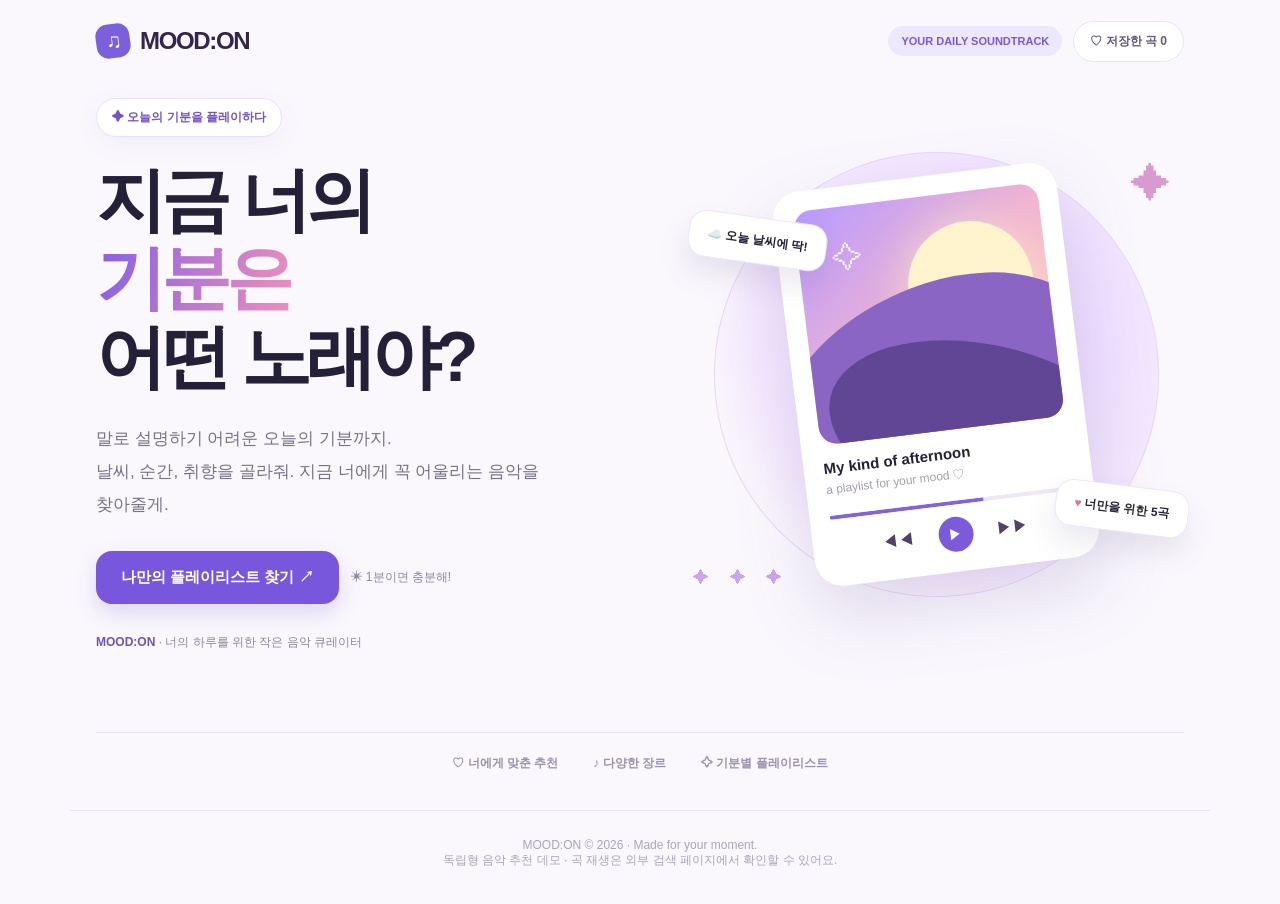
<file: index (1).html>
<!DOCTYPE html>
<html lang="ko">
<head>
<meta charset="UTF-8"><meta name="viewport" content="width=device-width, initial-scale=1, viewport-fit=cover"><meta name="theme-color" content="#faf7ff">
<title>MOOD:ON — 지금의 기분을 음악으로</title>
<style>
:root{--bg:#faf8fd;--ink:#242037;--muted:#827d94;--purple:#7957dd;--purpledark:#6241bf;--lav:#eee8ff;--pink:#ffe6f1;--line:#e9e5ef;--white:#fff;--shadow:0 18px 50px rgba(55,38,91,.075);font-family:Arial,'Apple SD Gothic Neo','Malgun Gothic',sans-serif}*{box-sizing:border-box}html{scroll-behavior:smooth}body{margin:0;background:var(--bg);color:var(--ink);-webkit-font-smoothing:antialiased}button,input{font:inherit}button{cursor:pointer}button:focus-visible,a:focus-visible,input:focus-visible{outline:3px solid #bd9bff;outline-offset:3px}button:disabled{cursor:not-allowed;opacity:.55}.app{min-height:100vh;overflow:hidden}.shell{max-width:1140px;margin:0 auto;padding:0 26px}.nav{height:82px;display:flex;align-items:center;justify-content:space-between;gap:16px}.brand{font-size:24px;font-weight:900;letter-spacing:-1.35px;color:#34264a;display:flex;align-items:center;gap:10px}.brand-icon{display:grid;place-items:center;width:34px;height:34px;background:#7b60dc;color:white;border-radius:12px;transform:rotate(-8deg);font-size:21px}.nav-right{display:flex;align-items:center;gap:11px}.small-nav{font-size:12px;font-weight:800;border:1px solid var(--line);background:#fff;padding:11px 16px;border-radius:999px;color:#63577b}.small-nav:hover{background:var(--lav)}.pill{font-weight:800;font-size:11px;color:var(--purple);background:var(--lav);border-radius:20px;padding:9px 13px}.view{display:none;animation:rise .45s both}.view.active{display:block}@keyframes rise{from{opacity:0;transform:translateY(12px)}to{opacity:1;transform:translateY(0)}}.hero{display:grid;grid-template-columns:1.04fr .96fr;min-height:650px;align-items:center;padding-bottom:65px;gap:55px}.eyebrow{display:inline-flex;align-items:center;gap:7px;background:#fff;border:1px solid #e9dfff;border-radius:999px;padding:10px 15px;font-size:12px;font-weight:800;color:#7454c7;margin-bottom:24px;box-shadow:0 7px 25px #6c54c510}.hero h1{font-size:clamp(48px,5.5vw,82px);line-height:1.12;letter-spacing:-5px;margin:0 0 25px;font-weight:900}.hero h1 em{font-style:normal;background:linear-gradient(105deg,#855fe6,#ed90ba);background-clip:text;-webkit-background-clip:text;color:transparent}.hero-desc{color:#777187;line-height:1.95;font-size:17px;max-width:465px;word-break:keep-all}.hero-actions{display:flex;gap:12px;align-items:center;flex-wrap:wrap;margin:30px 0}.primary{background:var(--purple);color:#fff;border:0;border-radius:16px;padding:17px 25px;font-size:15px;font-weight:800;box-shadow:0 9px 22px #7050c333;transition:.18s}.primary:hover{background:var(--purpledark);transform:translateY(-2px)}.primary:active{transform:scale(.98)}.secondary{background:#fff;border:1px solid var(--line);border-radius:16px;padding:16px 23px;color:#534866;font-weight:800}.secondary:hover{background:#f7f1ff}.mini-stat{font-size:12px;color:#8e859f}.mini-stat b{color:#7053b7}.art{height:495px;position:relative;display:grid;place-items:center}.orbit{position:absolute;width:445px;height:445px;border-radius:50%;background:radial-gradient(circle at 60% 40%,#e9d6ff,#f5ebff 60%,#f9f5fc 72%);box-shadow:inset 0 0 0 1px #e9d7fc}.art:after{content:'✦';position:absolute;right:13px;top:35px;color:#d99bcf;font-size:40px}.player-card{position:relative;width:286px;min-height:358px;background:#fff;padding:20px;border-radius:28px;transform:rotate(-7deg);box-shadow:0 29px 70px #765ba435;z-index:2}.cover{height:235px;border-radius:18px;display:flex;align-items:center;justify-content:center;overflow:hidden;position:relative;background:linear-gradient(140deg,#b79aff,#f1b4d2 50%,#ffdbba)}.cover .sun{height:125px;width:125px;border-radius:50%;background:#fff4ce;box-shadow:0 0 45px #fff7c699;position:absolute;top:30px;right:15px}.cover .hill{position:absolute;bottom:-70px;width:340px;height:215px;border-radius:50%;background:#8b65c4;transform:rotate(-18deg)}.cover .hill2{position:absolute;bottom:-95px;right:-80px;width:320px;height:175px;border-radius:50%;background:#624696;transform:rotate(20deg)}.cover .star{position:absolute;left:35px;top:35px;color:#fff;font-size:30px}.card-title{font-size:15px;font-weight:900;margin-top:15px}.card-sub{font-size:12px;color:#a39bb0;margin-top:5px}.progress{height:4px;background:#eee8f4;border-radius:8px;margin:17px 0 12px;overflow:hidden}.progress:before{content:'';display:block;background:#8264d6;width:63%;height:100%;border-radius:8px}.controls{display:flex;justify-content:center;align-items:center;gap:24px;color:#544168}.controls .play{width:35px;height:35px;background:#7c5bdb;border-radius:50%;color:white;display:grid;place-items:center;font-size:14px}.float-label{position:absolute;z-index:3;border:1px solid #efe5fc;background:#fff;padding:14px 18px;border-radius:17px;box-shadow:0 16px 28px #69548220;font-size:12px;font-weight:800}.float-label.one{left:0;top:90px;transform:rotate(8deg)}.float-label.two{right:-5px;bottom:90px;transform:rotate(7deg)}.float-label span{color:#dd73ad}.dots{position:absolute;left:5px;bottom:35px;color:#c9a6ed;letter-spacing:8px}.bottom-band{display:flex;gap:35px;justify-content:center;align-items:center;border-top:1px solid var(--line);padding:22px 0 38px;color:#9b91ad;font-weight:700;font-size:12px}.bottom-band span{display:flex;align-items:center;gap:8px}.section-wrap{max-width:820px;margin:12px auto 90px}.section-head{text-align:center;padding:20px 0 25px}.step{color:#8061c8;font-size:12px;font-weight:900;letter-spacing:2px;margin-bottom:15px}.section-head h2{font-size:36px;letter-spacing:-1.7px;margin:0 0 11px}.section-head p{color:var(--muted);font-size:14px;line-height:1.8}.stepbar{display:flex;gap:7px;max-width:360px;margin:25px auto 15px}.stepbar i{height:5px;background:#e9e2f5;border-radius:20px;flex:1}.stepbar i:first-child{background:var(--purple)}.form-card{background:#fff;border:1px solid #efeaf6;box-shadow:var(--shadow);border-radius:27px;padding:35px 40px}.field{margin:0 0 33px}.field:last-child{margin:0}.field h3{font-size:17px;margin:0 0 7px;letter-spacing:-.5px}.field-desc{font-size:12px;color:#9a91a7;margin:0 0 16px}.required{color:#d974ae}.choices{display:flex;gap:9px;flex-wrap:wrap}.choice{background:#faf9fc;border:1.5px solid #eeeaf3;border-radius:13px;padding:12px 17px;font-size:13px;font-weight:700;color:#766f84;transition:.15s;min-height:43px}.choice:hover{border-color:#c7b4f4}.choice[aria-pressed="true"]{color:#6f4cc0;background:#f0eafe;border-color:#ae92ec;box-shadow:0 3px 9px #a28bd415}.slider-row{display:flex;align-items:center;gap:20px}.slider-row input{width:100%;accent-color:#8059dc;cursor:pointer}.tempo-val{min-width:97px;text-align:center;background:#f1e9ff;border-radius:14px;padding:10px;font-size:17px;font-weight:900;color:#7656c3}.tempo-val small{display:block;font-size:10px;margin-top:3px;font-weight:500}.error{color:#bf3a79;background:#fff0f5;border:1px solid #ffd4e3;border-radius:12px;padding:13px 16px;margin-top:18px;font-size:13px;display:none}.error.show{display:block}.form-actions{display:flex;justify-content:space-between;gap:12px;margin-top:25px}.result-top{text-align:center;padding:14px 0 20px}.result-top h2{font-size:38px;letter-spacing:-2px;margin:14px 0}.result-top p{font-size:14px;color:var(--muted);line-height:1.75;max-width:560px;margin:0 auto}.result-cover{background:linear-gradient(135deg,#e3d6ff,#ffe2e6 50%,#fff3e2);min-height:220px;position:relative;border-radius:26px;overflow:hidden;display:flex;align-items:center;justify-content:space-between;padding:30px 40px;margin:25px 0;box-shadow:var(--shadow)}.result-cover:after{content:'♫';position:absolute;right:-5px;bottom:-106px;color:#ffffff88;font-size:330px;line-height:1;transform:rotate(-17deg)}.result-cover h3{font-size:30px;letter-spacing:-1px;max-width:390px;line-height:1.3;margin:12px 0}.result-cover p{font-size:12px;color:#7d6992}.result-cover .vinyl{flex:0 0 auto;background:repeating-radial-gradient(circle,#3d2b5b 0 2px,#493463 3px 5px);border-radius:50%;width:150px;height:150px;display:grid;place-items:center;box-shadow:7px 12px 26px #5740773a;position:relative;z-index:1}.vinyl:before{content:'';height:56px;width:56px;border-radius:50%;background:#ffb7d4;border:4px solid #9b7add}.vinyl:after{content:'';width:10px;height:10px;background:#fff;border-radius:50%;position:absolute}.list-head{display:flex;align-items:center;justify-content:space-between;gap:12px;margin:30px 0 16px}.list-head h3{margin:0;font-size:21px;letter-spacing:-.7px}.song-list{display:grid;gap:13px}.song{display:grid;grid-template-columns:58px minmax(0,1fr) auto;align-items:center;gap:16px;background:white;padding:16px;border:1px solid #ece8f3;border-radius:19px;box-shadow:0 5px 20px #48345d08}.album{width:58px;height:58px;border-radius:13px;display:grid;place-items:center;color:#ffffffee;font-size:23px;font-weight:900;overflow:hidden}.song h4{margin:0 0 6px;font-size:15px}.artist{color:#877d94;font-size:12px;margin:0 0 8px}.reason{font-size:12px;line-height:1.7;color:#6c6676;margin:0}.tags{display:flex;gap:5px;flex-wrap:wrap;margin-top:8px}.tag{background:#f4effc;color:#8066ad;font-size:10px;border-radius:7px;padding:5px 7px;font-weight:700}.song-actions{display:flex;flex-direction:column;gap:8px}.icon-btn{height:35px;min-width:36px;background:#f9f7fc;color:#8b7c9d;border:1px solid #f0eaf5;border-radius:10px;font-size:18px}.icon-btn.liked{color:#e85b93;background:#fff1f6}.open-link{font-size:10px;color:#7653c9;text-decoration:none;background:#f0eafd;padding:8px;border-radius:9px;text-align:center;font-weight:800}.open-link:hover{text-decoration:underline}.foot-actions{display:flex;gap:10px;justify-content:center;flex-wrap:wrap;margin:32px 0}.saved-list{display:grid;gap:12px}.empty{text-align:center;padding:60px 24px;background:white;border:1px dashed #d9d1e6;border-radius:22px;color:#8a809b;line-height:1.8}.footer{text-align:center;border-top:1px solid var(--line);color:#aba3b8;font-size:12px;padding:27px 0 35px}.toast{position:fixed;z-index:100;bottom:28px;left:50%;transform:translate(-50%,20px);background:#342746;color:white;border-radius:15px;padding:14px 20px;box-shadow:0 12px 45px #38284f55;opacity:0;pointer-events:none;transition:.25s;font-size:13px;font-weight:700;max-width:calc(100vw - 30px);text-align:center}.toast.show{opacity:1;transform:translate(-50%,0)}.result-explain{background:#fff;border:1px solid #efe8fa;border-radius:19px;padding:20px 24px;margin-top:15px;font-size:13px;color:#776e86;line-height:1.85}.result-explain strong{display:block;color:#58456e;font-size:14px}.sr{position:absolute;width:1px;height:1px;padding:0;margin:-1px;overflow:hidden;clip:rect(0,0,0,0);white-space:nowrap;border:0}@media(max-width:760px){.shell{padding:0 18px}.nav{height:67px}.nav-right .pill{display:none}.brand{font-size:21px}.hero{grid-template-columns:1fr;gap:0;min-height:0;padding:50px 0 0}.hero h1{font-size:54px;letter-spacing:-3.3px}.hero-desc{font-size:14px}.art{height:420px;margin-top:10px}.orbit{width:345px;height:345px}.player-card{width:237px;min-height:315px;padding:15px}.cover{height:190px}.float-label.one{left:-4px;top:65px}.float-label.two{right:0;bottom:50px}.bottom-band{flex-wrap:wrap;gap:12px}.section-head h2{font-size:28px}.form-card{padding:25px 18px}.field{margin-bottom:30px}.choice{padding:11px 13px}.result-cover{padding:25px;min-height:195px}.result-cover h3{font-size:24px}.vinyl{width:95px!important;height:95px!important}.result-cover .vinyl:before{height:32px;width:32px}.song{grid-template-columns:50px minmax(0,1fr) auto;gap:10px;padding:12px}.album{width:50px;height:50px}.reason{font-size:11px}.song-actions{gap:5px}.result-top h2{font-size:30px}.list-head h3{font-size:18px}}@media(max-width:420px){.hero h1{font-size:46px}.float-label{font-size:10px}.result-cover .vinyl{display:none}.hero-actions .primary{width:100%}.form-actions .primary,.form-actions .secondary{flex:1}.small-nav{padding:9px 12px}}
</style>
</head>
<body><div class="app"><header class="shell nav"><div class="brand"><span class="brand-icon">♫</span> MOOD:ON</div><div class="nav-right"><span class="pill">YOUR DAILY SOUNDTRACK</span><button type="button" class="small-nav" id="savedNav">♡ 저장한 곡 <span id="savedCount">0</span></button></div></header>
<main class="shell">
<section id="home" class="view active" aria-label="서비스 소개"><div class="hero"><div><span class="eyebrow">✦ 오늘의 기분을 플레이하다</span><h1>지금 너의<br><em>기분은</em><br>어떤 노래야?</h1><p class="hero-desc">말로 설명하기 어려운 오늘의 기분까지.<br>날씨, 순간, 취향을 골라줘. 지금 너에게 꼭 어울리는 음악을 찾아줄게.</p><div class="hero-actions"><button class="primary" id="startBtn">나만의 플레이리스트 찾기 ↗</button><span class="mini-stat">✳ 1분이면 충분해!</span></div><div class="mini-stat"><b>MOOD:ON</b> · 너의 하루를 위한 작은 음악 큐레이터</div></div><div class="art" aria-hidden="true"><div class="orbit"></div><div class="float-label one">☁️ 오늘 날씨에 딱!</div><div class="player-card"><div class="cover"><div class="sun"></div><div class="hill"></div><div class="hill2"></div><div class="star">✧</div></div><div class="card-title">My kind of afternoon</div><div class="card-sub">a playlist for your mood ♡</div><div class="progress"></div><div class="controls"><span>◀◀</span><span class="play">▶</span><span>▶▶</span></div></div><div class="float-label two"><span>♥</span> 너만을 위한 5곡</div><div class="dots">✦ ✦ ✦</div></div></div><div class="bottom-band"><span>♡ 너에게 맞춘 추천</span><span>♪ 다양한 장르</span><span>✧ 기분별 플레이리스트</span></div></section>
<section id="form" class="view section-wrap" aria-label="취향 선택"><div class="section-head"><div class="step">LET'S FIND YOUR VIBE</div><h2>오늘 너의 무드는 어때?</h2><p>몇 가지 질문에 답하면 지금 듣기 딱 좋은 노래를 골라줄게.</p><div class="stepbar" aria-hidden="true"><i></i><i></i><i></i></div></div><div class="form-card"><div class="field"><h3>01. 지금 어떤 기분이야? <span class="required">*</span></h3><p class="field-desc">지금의 마음과 가장 가까운 하나를 골라줘.</p><div id="moodChoices" class="choices"></div></div><div class="field"><h3>02. 창밖 날씨는 어때? <span class="required">*</span></h3><p class="field-desc">하늘도 오늘의 선곡을 바꿀 수 있으니까.</p><div id="weatherChoices" class="choices"></div></div><div class="field"><h3>03. 지금 뭐 하고 있어? <span class="required">*</span></h3><p class="field-desc">어떤 순간을 음악으로 채우고 싶어?</p><div id="activityChoices" class="choices"></div></div><div class="field"><h3>04. 좋아하는 장르가 있어?</h3><p class="field-desc">여러 개 골라도 좋아. 선택하지 않으면 다양하게 추천할게.</p><div id="genreChoices" class="choices"></div></div><div class="field"><h3>05. 어떤 분위기의 음악이 좋아?</h3><p class="field-desc">오늘 특히 끌리는 분위기 하나!</p><div id="vibeChoices" class="choices"></div></div><div class="field"><h3>06. 오늘은 어느 정도 템포가 좋아?</h3><p class="field-desc">슬라이더를 움직이면 템포가 변해.</p><div class="slider-row"><input aria-label="원하는 음악 템포" id="tempo" type="range" min="1" max="3" step="1" value="2"><div class="tempo-val" id="tempoText">보통<small>2 / 3</small></div></div></div><div class="field"><h3>07. 선호하는 노래 언어는?</h3><div id="languageChoices" class="choices"></div></div><div class="field"><h3>08. 몇 곡 골라줄까?</h3><div id="countChoices" class="choices"></div></div><div class="error" id="formError" role="alert" aria-live="polite"></div><div class="form-actions"><button class="secondary" id="backHome">← 처음으로</button><button class="primary" id="recommendBtn">내 노래 추천받기 ✨</button></div></div></section>
<section id="results" class="view section-wrap" aria-label="추천 결과"><div class="result-top"><div class="step">YOUR PERSONAL PLAYLIST ✦</div><h2>오늘 너에게 온 음악 ♡</h2><p id="summary"></p></div><div class="result-cover"><div><span class="eyebrow">MOOD:ON CURATED</span><h3 id="playlistTitle"></h3><p id="playlistSub"></p></div><div class="vinyl" aria-hidden="true"></div></div><div class="list-head"><h3>♫ 지금 들어볼 노래 <span id="resultCount"></span></h3><span class="pill">MADE FOR YOU</span></div><div class="song-list" id="songList"></div><div class="result-explain" id="resultExplain"></div><div class="foot-actions"><button id="moreBtn" class="secondary">↻ 같은 무드로 다시 추천</button><button id="savePlaylistBtn" class="primary">♡ 플레이리스트 저장</button><button id="editBtn" class="secondary">설정 바꾸기</button></div></section>
<section id="saved" class="view section-wrap" aria-label="저장한 음악"><div class="section-head"><div class="step">YOUR LITTLE MUSIC BOX</div><h2>저장한 나의 노래 ♡</h2><p>마음에 쏙 든 노래는 여기에 모아둘게.</p></div><div class="saved-list" id="savedList"></div><div class="foot-actions"><button class="primary" id="savedBack">← 음악 더 추천받기</button></div></section>
</main><footer class="footer shell">MOOD:ON © 2026 · Made for your moment. <br>독립형 음악 추천 데모 · 곡 재생은 외부 검색 페이지에서 확인할 수 있어요.</footer><div class="toast" id="toast" role="status" aria-live="polite"></div></div>
<script>
'use strict';
const options={mood:[['happy','😄 행복해'],['excited','💗 설레'],['sad','🥹 우울해'],['stressed','😮‍💨 스트레스'],['bored','🥱 지루해'],['calm','☁️ 편안해'],['lonely','🌙 외로워'],['energetic','⚡ 신나!'],['rest','🫧 쉬고 싶어']],weather:[['sunny','☀️ 맑음'],['cloudy','☁️ 흐림'],['rain','🌧️ 비'],['snow','❄️ 눈'],['hot','🌞 더움'],['cold','🧣 추움']],activity:[['study','📚 공부'],['workout','🏃 운동'],['walk','🚶 산책'],['drive','🚗 드라이브'],['commute','🚌 출퇴근·등하교'],['date','💕 데이트'],['relax','🛋️ 휴식'],['travel','🧳 여행'],['alone','🌃 혼자만의 시간'],['party','🎉 모임']],genre:[['kpop','K-POP'],['rnb','R&B'],['hiphop','힙합'],['pop','POP'],['indie','인디'],['ballad','발라드'],['edm','EDM'],['rock','록'],['jazz','재즈'],['citypop','시티팝'],['jpop','J-POP'],['ost','OST']],vibe:[['soft','🍃 잔잔한'],['emotional','💧 감성적인'],['dreamy','🌌 몽환적인'],['upbeat','💫 신나는'],['intense','🔥 강렬한'],['romantic','🌷 로맨틱한'],['retro','📼 레트로한'],['chic','🕶️ 세련된']],language:[['any','상관없어'],['ko','한국어'],['en','영어'],['ja','일본어']],count:[['3','3곡'],['5','5곡'],['10','10곡']]};
const state={mood:null,weather:null,activity:null,genre:[],vibe:null,language:'any',count:'5',tempo:2};let batch=0,currentSongs=[];let favorites=loadSaved();const $=id=>document.getElementById(id);
function loadSaved(){try{const v=JSON.parse(localStorage.getItem('moodon-favorites')||'[]');return Array.isArray(v)?v.filter(x=>typeof x==='string'):[]}catch{return[]}}
function storeSaved(){try{localStorage.setItem('moodon-favorites',JSON.stringify(favorites))}catch{}$('savedCount').textContent=favorites.length}
function toast(message){const el=$('toast');el.textContent=message;el.classList.add('show');clearTimeout(toast.timer);toast.timer=setTimeout(()=>el.classList.remove('show'),2500)}
function go(view){document.querySelectorAll('.view').forEach(el=>el.classList.toggle('active',el.id===view));window.scrollTo({top:0,behavior:'instant'});if(view==='saved')renderSaved()}
function createChoices(key){const container=$(key+'Choices');options[key].forEach(([value,label])=>{const btn=document.createElement('button');btn.type='button';btn.className='choice';btn.textContent=label;btn.dataset.value=value;btn.setAttribute('aria-pressed',String(key==='genre'?state.genre.includes(value):state[key]===value));btn.addEventListener('click',()=>{if(key==='genre'){state.genre=state.genre.includes(value)?state.genre.filter(g=>g!==value):[...state.genre,value]}else state[key]=value;container.querySelectorAll('button').forEach(b=>b.setAttribute('aria-pressed',String(key==='genre'?state.genre.includes(b.dataset.value):state[key]===b.dataset.value)));$('formError').classList.remove('show')});container.appendChild(btn)})}
Object.keys(options).forEach(createChoices);$('tempo').addEventListener('input',e=>{state.tempo=Number(e.target.value);$('tempoText').innerHTML=['','느림<small>1 / 3</small>','보통<small>2 / 3</small>','빠름<small>3 / 3</small>'][state.tempo]});
// Internal curated song catalog: no paid APIs, login, database, or remote scripts required.
const songs=[
['newjeans-hype','Hype Boy','NewJeans','kpop','ko',3,['happy','excited','energetic','bored'],['upbeat','chic'],['sunny','hot'],['walk','commute','party'],'#9d78dc'],
['newjeans-ditto','Ditto','NewJeans','kpop','ko',2,['lonely','sad','calm'],['emotional','retro'],['snow','cold','cloudy'],['alone','walk','study'],'#b18c9a'],
['aespa-supernova','Supernova','aespa','kpop','ko',3,['energetic','stressed','happy'],['intense','upbeat'],['sunny','hot'],['workout','party','commute'],'#626acf'],
['ive-i-am','I AM','IVE','kpop','ko',3,['happy','excited','energetic'],['upbeat','chic'],['sunny'],['commute','travel','workout'],'#fa99bb'],
['lesserafim-perfect','Perfect Night','LE SSERAFIM','kpop','en',2,['happy','calm','excited'],['chic','soft'],['sunny','cloudy'],['drive','walk','date'],'#b488e1'],
['twice-feels','The Feels','TWICE','kpop','en',3,['happy','excited','energetic'],['upbeat','retro'],['sunny','hot'],['party','travel','workout'],'#f2a7a8'],
['redvelvet-psycho','Psycho','Red Velvet','kpop','ko',2,['lonely','excited','sad'],['chic','dreamy'],['rain','cold'],['alone','drive','date'],'#9f6a97'],
['bts-spring','봄날','BTS','kpop','ko',1,['sad','lonely','calm'],['emotional','soft'],['snow','cloudy','cold'],['alone','walk','relax'],'#97bed1'],
['iu-night','밤편지','아이유','ballad','ko',1,['calm','lonely','rest','sad'],['soft','emotional','romantic'],['rain','snow','cloudy'],['study','alone','relax'],'#9187b7'],
['iu-blueming','Blueming','아이유','kpop','ko',3,['happy','excited','bored'],['upbeat','romantic'],['sunny'],['date','walk','travel'],'#7aabd0'],
['akmu-200','200%','AKMU','kpop','ko',3,['happy','excited'],['romantic','upbeat'],['sunny','hot'],['date','walk','travel'],'#eeaa71'],
['akmu-how','어떻게 이별까지 사랑하겠어, 널 사랑하는 거지','AKMU','ballad','ko',1,['sad','lonely'],['emotional','soft'],['rain','cloudy'],['alone','relax'],'#b69a84'],
['bol4-some','썸 탈꺼야','볼빨간사춘기','indie','ko',2,['excited','happy'],['romantic','upbeat'],['sunny'],['date','walk','commute'],'#f3a8a5'],
['jannabi-thought','주저하는 연인들을 위해','잔나비','indie','ko',1,['lonely','sad','calm'],['retro','emotional'],['rain','cloudy'],['alone','drive','walk'],'#8eaa89'],
['hyukoh-tomboy','TOMBOY','혁오','indie','ko',2,['lonely','stressed','bored'],['chic','emotional'],['cloudy','rain'],['alone','drive','walk'],'#a68b77'],
['wave-to-earth-bad','bad','wave to earth','indie','en',1,['calm','rest','excited'],['soft','dreamy'],['sunny','cloudy'],['study','walk','relax'],'#8eb0a6'],
['wave-to-earth-seasons','seasons','wave to earth','indie','en',1,['sad','lonely','rest'],['emotional','soft'],['rain','cloudy'],['alone','study','relax'],'#819eaa'],
['dean-instagram','instagram','DEAN','rnb','ko',1,['lonely','sad','calm'],['emotional','chic'],['rain','cold'],['alone','drive','relax'],'#6d8a9f'],
['dean-d','D (half moon)','DEAN feat. Gaeko','rnb','ko',2,['lonely','excited','calm'],['dreamy','romantic'],['cloudy','rain'],['drive','alone','date'],'#9b80b6'],
['crush-beautiful','Beautiful','Crush','ost','ko',1,['excited','sad','calm'],['romantic','emotional'],['snow','cold'],['date','alone','relax'],'#bc9d84'],
['heize-rain','비도 오고 그래서','헤이즈 feat. 신용재','rnb','ko',1,['sad','lonely','calm'],['emotional','soft'],['rain','cloudy'],['alone','study','relax'],'#8b9cb3'],
['ziont-no','No Make Up','Zion.T','rnb','ko',2,['excited','happy','calm'],['romantic','chic'],['sunny','cloudy'],['date','walk','drive'],'#bf9776'],
['epikhigh-fly','Fly','Epik High','hiphop','ko',3,['energetic','stressed','happy'],['upbeat','retro'],['sunny'],['workout','commute','party'],'#8c8fd2'],
['dynamicduo-ring','출첵','다이나믹 듀오 feat. 나얼','hiphop','ko',3,['happy','energetic','bored'],['upbeat','retro'],['sunny','hot'],['party','drive','workout'],'#cc916e'],
['beenzino-dali','DALI, VAN, PICASSO','빈지노','hiphop','ko',2,['happy','bored','calm'],['chic','retro'],['sunny','cloudy'],['drive','walk','commute'],'#ae9781'],
['bibi-bam','밤양갱','비비','pop','ko',2,['happy','calm','excited'],['retro','romantic'],['sunny','cold'],['walk','date','relax'],'#ca9caa'],
['bruno-apt','APT.','ROSÉ & Bruno Mars','pop','en',3,['energetic','happy','excited'],['upbeat','retro'],['sunny','hot'],['party','workout','commute'],'#df728b'],
['weeknd-blinding','Blinding Lights','The Weeknd','pop','en',3,['energetic','happy','bored'],['retro','upbeat'],['sunny','hot'],['drive','workout','party'],'#dc736d'],
['dua-levitating','Levitating','Dua Lipa','pop','en',3,['happy','excited','energetic'],['upbeat','chic'],['sunny','hot'],['party','workout','travel'],'#ba80c2'],
['harry-as','As It Was','Harry Styles','pop','en',2,['lonely','happy','bored'],['retro','chic'],['sunny','cloudy'],['walk','commute','drive'],'#90b4bf'],
['taylor-cruel','Cruel Summer','Taylor Swift','pop','en',3,['excited','happy','energetic'],['upbeat','romantic'],['sunny','hot'],['date','travel','drive'],'#e6a49d'],
['taylor-august','august','Taylor Swift','pop','en',2,['lonely','calm','excited'],['dreamy','emotional'],['cloudy','rain'],['alone','walk','drive'],'#9aa7c1'],
['billie-ocean','ocean eyes','Billie Eilish','pop','en',1,['sad','lonely','calm'],['dreamy','soft'],['rain','snow'],['alone','study','relax'],'#8fa1b1'],
['billie-birds','BIRDS OF A FEATHER','Billie Eilish','pop','en',2,['excited','happy','calm'],['romantic','dreamy'],['sunny','cloudy'],['date','walk','drive'],'#94a7ad'],
['sza-snooze','Snooze','SZA','rnb','en',1,['calm','excited','rest'],['romantic','soft'],['rain','cold'],['date','alone','relax'],'#ac8f9b'],
['frank-pink','Pink + White','Frank Ocean','rnb','en',1,['calm','rest','lonely'],['dreamy','soft'],['sunny','cloudy'],['study','drive','relax'],'#adad98'],
['daniel-best','Best Part','Daniel Caesar feat. H.E.R.','rnb','en',1,['excited','calm','rest'],['romantic','soft'],['rain','cold'],['date','relax','alone'],'#c09e7a'],
['keshi-like','like i need u','keshi','rnb','en',1,['sad','lonely','calm'],['dreamy','emotional'],['rain','cloudy'],['alone','study','relax'],'#968b97'],
['lauv-like','I Like Me Better','Lauv','pop','en',2,['happy','excited'],['romantic','upbeat'],['sunny'],['date','drive','travel'],'#a2b6ca'],
['coldplay-yellow','Yellow','Coldplay','rock','en',1,['excited','calm','lonely'],['romantic','emotional'],['sunny','cloudy'],['date','drive','alone'],'#cbb66b'],
['coldplay-sky','A Sky Full of Stars','Coldplay','edm','en',3,['energetic','happy','excited'],['upbeat','intense'],['sunny'],['travel','party','workout'],'#738ac1'],
['imagine-believer','Believer','Imagine Dragons','rock','en',3,['stressed','energetic','bored'],['intense','upbeat'],['cloudy','cold'],['workout','commute','party'],'#8e7d6e'],
['avicii-wake','Wake Me Up','Avicii','edm','en',3,['happy','energetic','bored'],['upbeat','intense'],['sunny'],['travel','workout','drive'],'#8db4c5'],
['daft-lucky','Get Lucky','Daft Punk feat. Pharrell Williams','edm','en',2,['happy','excited','bored'],['retro','chic'],['sunny','hot'],['party','drive','walk'],'#bd996b'],
['norah-dont','Don’t Know Why','Norah Jones','jazz','en',1,['calm','rest','lonely'],['soft','retro'],['rain','snow'],['study','relax','alone'],'#af9d85'],
['laufey-from','From The Start','Laufey','jazz','en',2,['excited','happy','calm'],['romantic','retro'],['sunny','cold'],['date','walk','relax'],'#b78f8c'],
['laufey-valentine','Valentine','Laufey','jazz','en',1,['excited','calm','lonely'],['romantic','soft'],['rain','snow'],['date','alone','relax'],'#b59b9e'],
['mariya-plastic','Plastic Love','Mariya Takeuchi','citypop','ja',2,['calm','bored','excited'],['retro','chic'],['sunny','cloudy'],['drive','walk','alone'],'#a88db5'],
['miki-stay','真夜中のドア〜stay with me','Miki Matsubara','citypop','ja',2,['lonely','calm','bored'],['retro','emotional'],['cold','rain'],['drive','alone','walk'],'#be8e8a'],
['yoasobi-idol','アイドル','YOASOBI','jpop','ja',3,['energetic','happy','bored'],['upbeat','intense'],['sunny','hot'],['workout','party','commute'],'#cc7eaa'],
['yoasobi-racing','夜に駆ける','YOASOBI','jpop','ja',3,['lonely','energetic','stressed'],['intense','emotional'],['rain','cloudy'],['drive','commute','workout'],'#8687af'],
['radwimps-sparkle','スパークル','RADWIMPS','ost','ja',2,['excited','lonely','calm'],['emotional','dreamy'],['sunny','cloudy'],['travel','walk','alone'],'#95adbc'],
['aimyon-marigold','マリーゴールド','あいみょん','jpop','ja',2,['happy','excited','calm'],['romantic','soft'],['sunny'],['walk','date','travel'],'#c3a567'],
['yonezu-lemon','Lemon','米津玄師','jpop','ja',1,['sad','lonely','calm'],['emotional','soft'],['rain','snow'],['alone','relax','study'],'#9baf8f'],
['backnumber-christmas','クリスマスソング','back number','jpop','ja',1,['excited','lonely','sad'],['romantic','emotional'],['snow','cold'],['date','alone','walk'],'#9aafa0'],
['10cm-phone','폰서트','10CM','indie','ko',2,['excited','happy','calm'],['romantic','soft'],['sunny','cold'],['date','walk','relax'],'#a9b79c'],
['day6-time','한 페이지가 될 수 있게','DAY6','rock','ko',3,['happy','energetic','excited'],['upbeat','emotional'],['sunny'],['travel','drive','commute'],'#8daec5'],
['day6-you','예뻤어','DAY6','rock','ko',2,['sad','lonely','excited'],['emotional','romantic'],['rain','cloudy'],['alone','drive','walk'],'#b2a0c6'],
['seventeen-aju','아주 NICE','SEVENTEEN','kpop','ko',3,['happy','energetic','excited'],['upbeat','intense'],['sunny'],['party','workout','travel'],'#eba8b0'],
['shinee-view','View','SHINee','kpop','ko',3,['happy','excited','bored'],['chic','upbeat'],['sunny','hot'],['drive','walk','party'],'#8fb3c1'],
['taeyeon-11','11:11','태연','ballad','ko',1,['lonely','calm','sad'],['soft','emotional'],['rain','snow'],['alone','study','relax'],'#a69cbb'],
['leehi-only','ONLY','이하이','rnb','ko',1,['excited','calm','lonely'],['romantic','emotional'],['rain','cold'],['date','relax','alone'],'#a783a0'],
['younha-event','사건의 지평선','윤하','rock','ko',3,['energetic','sad','happy'],['emotional','upbeat'],['sunny','cloudy'],['travel','drive','commute'],'#899abf']
].map(([id,title,artist,genre,language,tempo,moods,vibes,weathers,activities,color])=>({id,title,artist,genre,language,tempo,moods,vibes,weathers,activities,color}));
const label=(key,value)=>options[key].find(x=>x[0]===value)?.[1].replace(/^[^\p{L}\p{N}]+/u,'')||value;
function validation(){const missing=[];if(!state.mood)missing.push('기분');if(!state.weather)missing.push('날씨');if(!state.activity)missing.push('활동');if(missing.length){const el=$('formError');el.textContent='아직 '+missing.join(', ')+'을(를) 선택하지 않았어! 먼저 골라줘 ♡';el.classList.add('show');el.scrollIntoView({behavior:'smooth',block:'center'});return false}return true}
function score(song){let s=0;if(song.moods.includes(state.mood))s+=7;if(song.weathers.includes(state.weather))s+=3;if(song.activities.includes(state.activity))s+=5;if(state.genre.length){s+=state.genre.includes(song.genre)?7:-4}else s+=1;if(state.vibe)s+=song.vibes.includes(state.vibe)?5:-1;if(state.language!=='any')s+=song.language===state.language?9:-12;s+=song.tempo===state.tempo?3:-Math.abs(song.tempo-state.tempo)*2;return s}
function pick(){const count=Number(state.count);const candidates=songs.map(song=>({...song,score:score(song),random:Math.random()})).sort((a,b)=>b.score-a.score||a.random-b.random);const pool=candidates.slice(0,Math.max(count*4,24));if(batch){const offset=Math.min(batch*3,Math.max(0,pool.length-count));return [...pool.slice(offset),...pool.slice(0,offset)].slice(0,count)}return pool.slice(0,count)}
function reasons(song){const out=[];if(song.moods.includes(state.mood))out.push('지금 느끼는 '+label('mood',state.mood)+' 기분에 잘 어울리고');if(song.activities.includes(state.activity))out.push(label('activity',state.activity)+'할 때 듣기 좋아');if(song.weathers.includes(state.weather))out.push(label('weather',state.weather)+' 날씨와도 잘 맞아');if(state.vibe&&song.vibes.includes(state.vibe))out.push(label('vibe',state.vibe)+' 느낌도 담겨 있어');if(!out.length)out.push('평소 취향과 조금 다른 새로운 매력을 발견할 수 있어');let result=out.slice(0,2).join(', ');if(!result.endsWith('어')&&!result.endsWith('아'))result+='.';return result.replace(/고, /g,'고 ').replace(/\.\./g,'.')+' 오늘의 플레이리스트에 넣어볼래?'}
const moodTitles={happy:'좋은 일만 생길 것 같은 오늘',excited:'심장이 조금 빨리 뛰는 순간',sad:'괜찮아, 오늘은 천천히',stressed:'복잡한 마음을 잠시 꺼두기',bored:'심심한 하루에 작은 반전',calm:'여유를 한 스푼 더한 오후',lonely:'혼자여도 좋은 밤의 기록',energetic:'볼륨을 조금 더 높여!',rest:'아무것도 안 해도 괜찮아'};
function escapeHTML(s){return String(s).replace(/[&<>"']/g,c=>({'&':'&amp;','<':'&lt;','>':'&gt;','"':'&quot;',"'":'&#39;'}[c]))}
function linkFor(song){return 'https://www.youtube.com/results?search_query='+encodeURIComponent(song.artist+' '+song.title+' official audio')}
function songCard(song){const liked=favorites.includes(song.id);return `<article class="song"><div class="album" style="background:linear-gradient(145deg,${song.color},#493263)" aria-hidden="true">♫</div><div><h4>${escapeHTML(song.title)}</h4><div class="artist">${escapeHTML(song.artist)}</div><p class="reason">${escapeHTML(reasons(song))}</p><div class="tags"><span class="tag">${escapeHTML(label('genre',song.genre))}</span><span class="tag">${song.tempo===1?'느린 템포':song.tempo===2?'중간 템포':'빠른 템포'}</span></div></div><div class="song-actions"><button type="button" class="icon-btn ${liked?'liked':''}" data-like="${song.id}" aria-label="${liked?'좋아요 취소':'좋아요 저장'}" aria-pressed="${liked}">${liked?'♥':'♡'}</button><a class="open-link" href="${linkFor(song)}" target="_blank" rel="noopener noreferrer" aria-label="${escapeHTML(song.title)} 유튜브에서 찾기">듣기 ↗</a></div></article>`}
function renderResults(){currentSongs=pick();$('summary').textContent='오늘 '+label('mood',state.mood)+' 마음으로 '+label('activity',state.activity)+'하는구나. '+(state.vibe?label('vibe',state.vibe)+' 분위기를 더해 ':'')+'너에게 어울리는 노래를 골라봤어!';$('playlistTitle').textContent=moodTitles[state.mood];$('playlistSub').textContent=label('weather',state.weather)+' 날씨 · '+label('activity',state.activity)+' · '+currentSongs.length+' TRACKS';$('resultCount').textContent='('+currentSongs.length+')';$('songList').innerHTML=currentSongs.map(songCard).join('');$('resultExplain').innerHTML='<strong>✦ DJ 무드의 추천 메모</strong>선택한 기분, 날씨, 활동, 장르, 분위기, 언어와 템포를 조합해서 추천했어. 아래 곡들은 실제 발매된 음악이야. 음악 재생은 각 곡의 ‘듣기’ 버튼으로 검색해 볼 수 있어.';go('results')}
function renderSaved(){const saved=songs.filter(s=>favorites.includes(s.id));$('savedList').innerHTML=saved.length?saved.map(songCard).join(''):'<div class="empty">아직 저장한 곡이 없어! ♡<br>마음에 드는 곡의 하트를 누르면 여기에 모여.</div>'}
function toggleLike(id){if(favorites.includes(id))favorites=favorites.filter(x=>x!==id);else favorites.push(id);storeSaved();if($('results').classList.contains('active'))$('songList').innerHTML=currentSongs.map(songCard).join('');if($('saved').classList.contains('active'))renderSaved();toast(favorites.includes(id)?'내 음악함에 저장했어 ♡':'저장 목록에서 뺐어')}
document.addEventListener('click',e=>{const btn=e.target.closest('[data-like]');if(btn)toggleLike(btn.dataset.like)});$('savedNav').onclick=()=>go('saved');$('savedBack').onclick=()=>go('home');$('startBtn').onclick=()=>go('form');$('backHome').onclick=()=>go('home');$('editBtn').onclick=()=>go('form');$('recommendBtn').onclick=()=>{if(validation()){batch=0;renderResults()}};$('moreBtn').onclick=()=>{batch=(batch+1)%5;renderResults();toast('같은 기분으로 다시 골랐어 ✨')};$('savePlaylistBtn').onclick=()=>{let n=0;currentSongs.forEach(s=>{if(!favorites.includes(s.id)){favorites.push(s.id);n++}});storeSaved();$('songList').innerHTML=currentSongs.map(songCard).join('');toast(n?'플레이리스트 '+n+'곡을 저장했어 ♡':'이미 모두 저장된 노래야 ♡')};storeSaved();
</script>
</body></html>
</file>
